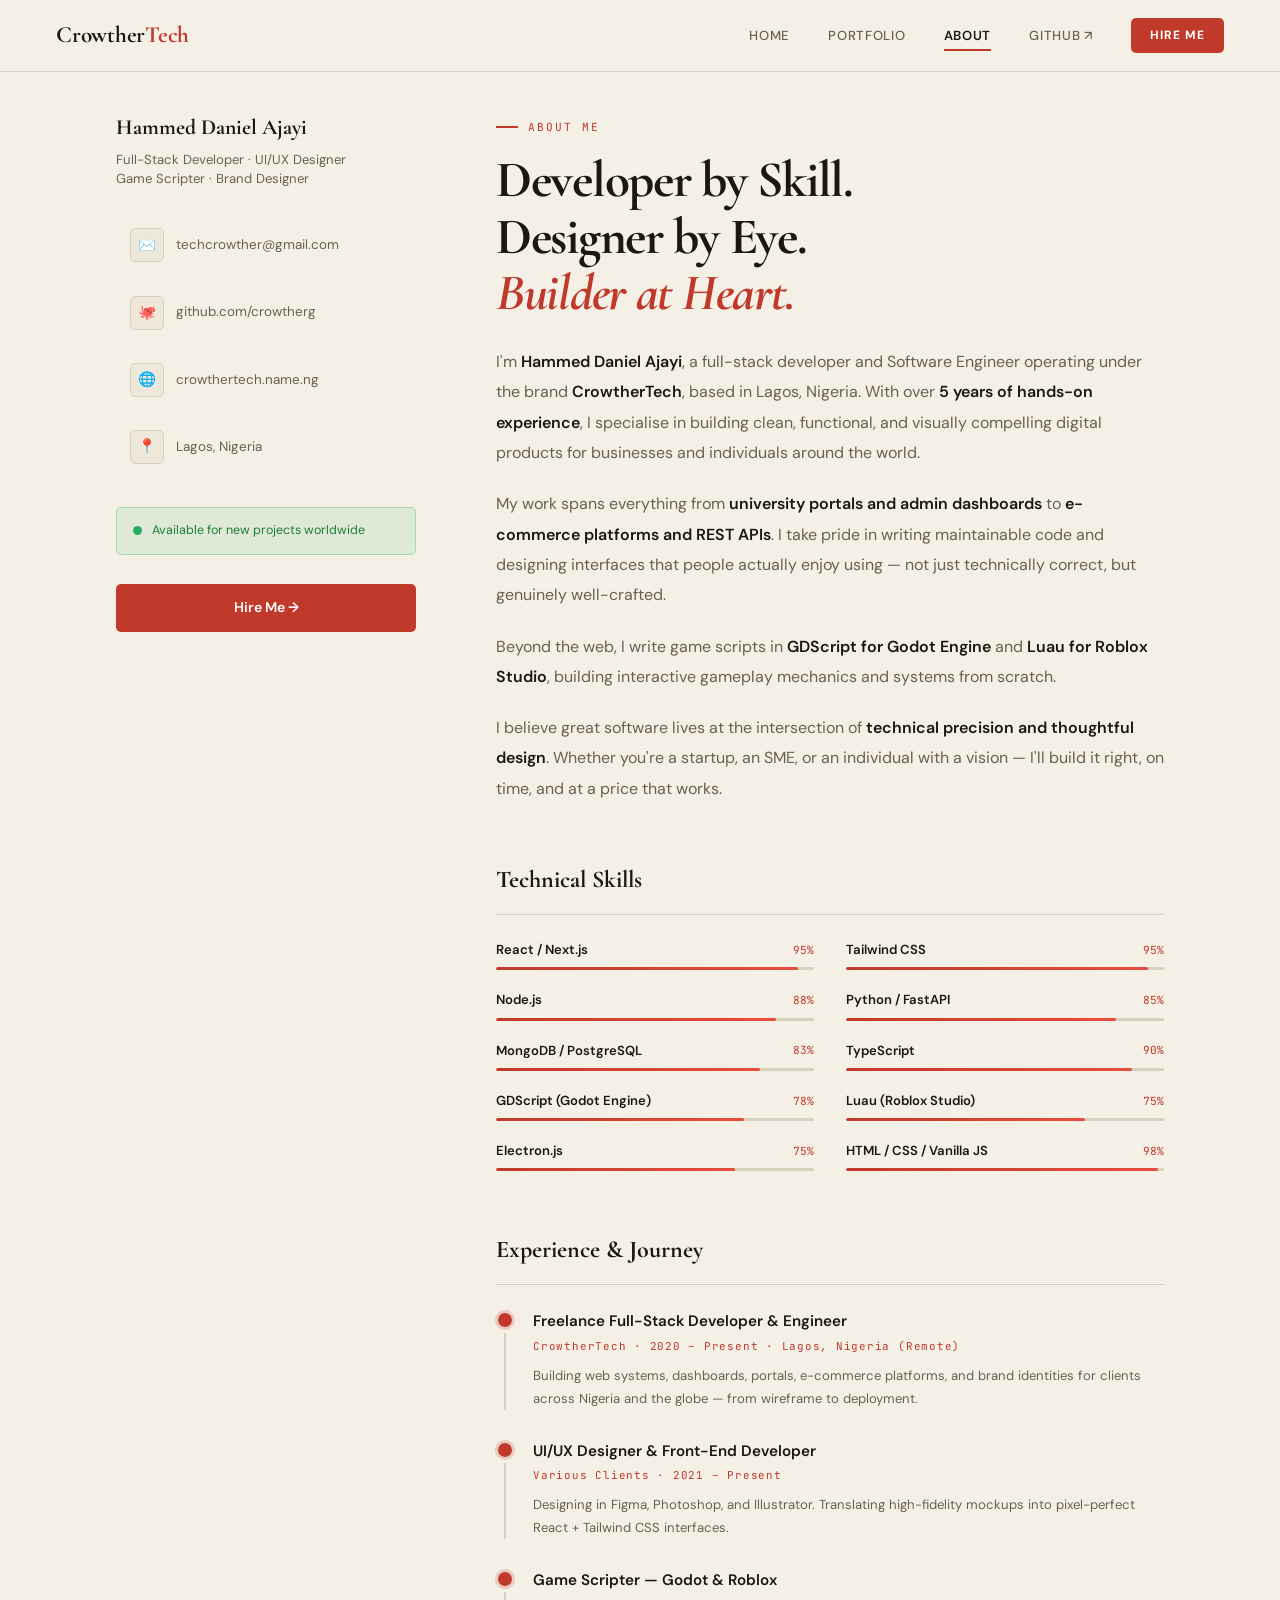
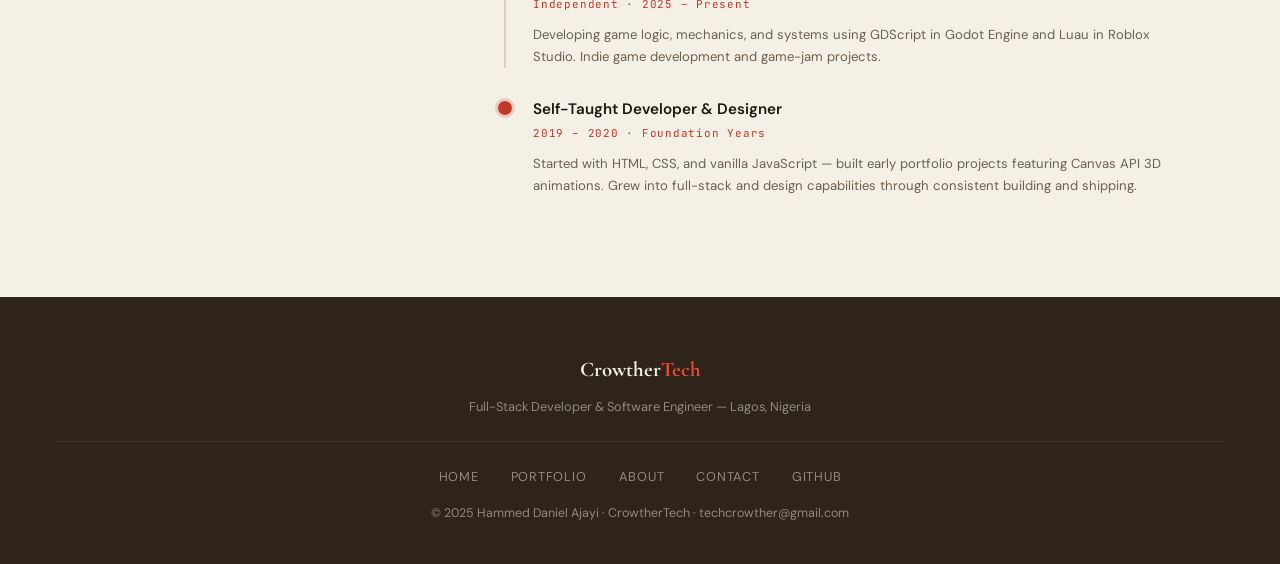
<file: about.html>
<!DOCTYPE html>
<html lang="en">
<head>
  <meta charset="UTF-8" />
  <meta name="viewport" content="width=device-width, initial-scale=1.0" />
  <link rel="icon" type="image/png" sizes="32x32" href="favi.png" />
  <script defer src="https://cloud.umami.is/script.js" data-website-id="af2ef15a-e18d-4f0f-9e61-cb2b22a00234"></script>

  <!-- ═══ PRIMARY SEO ═══ -->
  <title>About | Hammed Daniel Ajayi — Full-Stack Developer &amp; Designer, Lagos Nigeria</title>
  <meta name="description" content="Meet Hammed Daniel Ajayi, the developer behind CrowtherTech. 5+ years building full-stack web apps, UI/UX designs, and game scripts in Godot GDScript and Roblox Luau from Lagos, Nigeria. Available for worldwide remote work." />
  <meta name="keywords" content="Hammed Daniel Ajayi, CrowtherTech developer, about full stack developer Nigeria, React developer biography, web developer experience Lagos, remote developer Nigeria, GDScript developer, Luau Roblox scripter, UI UX designer Lagos, full stack developer profile, hire developer Nigeria, African web developer, software engineer Lagos Nigeria" />
  <meta name="author" content="Hammed Daniel Ajayi — CrowtherTech" />
  <meta name="robots" content="index, follow, max-image-preview:large, max-snippet:-1" />
  <link rel="canonical" href="https://crowthertech.name.ng/about.html" />

  <!-- ═══ GEO TARGETING ═══ -->
  <meta name="geo.region" content="NG-LA" />
  <meta name="geo.placename" content="Lagos, Nigeria" />
  <meta name="language" content="English" />

  <!-- ═══ OPEN GRAPH ═══ -->
  <meta property="og:type" content="profile" />
  <meta property="og:title" content="About Hammed Daniel Ajayi — CrowtherTech, Lagos Nigeria" />
  <meta property="og:description" content="5+ years of full-stack web development, UI/UX design, game scripting (Godot GDScript, Roblox Luau). Available worldwide for freelance &amp; contract work." />
  <meta property="og:url" content="https://crowthertech.name.ng/about.html" />
  <meta property="og:site_name" content="CrowtherTech" />
  <meta property="og:locale" content="en_US" />
  <meta property="profile:first_name" content="Hammed" />
  <meta property="profile:last_name" content="Ajayi" />

  <!-- ═══ TWITTER ═══ -->
  <meta name="twitter:card" content="summary_large_image" />
  <meta name="twitter:title" content="About — Hammed Daniel Ajayi · CrowtherTech" />
  <meta name="twitter:description" content="Full-stack developer &amp; designer from Lagos. 5+ years. React, FastAPI, GDScript, Luau. Available worldwide." />

  <!-- ═══ SCHEMA — Person (rich) ═══ -->
  <script type="application/ld+json">
  {
    "@context": "https://schema.org",
    "@type": "Person",
    "@id": "https://crowthertech.name.ng/#person",
    "name": "Hammed Daniel Ajayi",
    "alternateName": ["CrowtherTech", "crowthertech"],
    "description": "Full-stack web developer and UI/UX designer based in Lagos, Nigeria, with 5+ years of experience building web applications, dashboards, portals, and game scripts.",
    "jobTitle": "Full-Stack Developer & UI/UX Designer",
    "url": "https://crowthertech.name.ng",
    "email": "techcrowther@gmail.com",
    "knowsAbout": [
      "Full-Stack Web Development","React","Next.js","Node.js","Python","FastAPI",
      "Tailwind CSS","MongoDB","PostgreSQL","Figma","UI/UX Design","Graphic Design",
      "Photoshop","Illustrator","GDScript","Godot Engine","Luau","Roblox Studio","Electron"
    ],
    "address": {
      "@type": "PostalAddress",
      "addressLocality": "Lagos",
      "addressRegion": "Lagos State",
      "addressCountry": "NG"
    },
    "sameAs": [
      "https://github.com/crowtherg",
      "https://crowthertech.name.ng"
    ],
    "hasOccupation": {
      "@type": "Occupation",
      "name": "Full-Stack Web Developer",
      "occupationLocation": {
        "@type": "Country",
        "name": "Nigeria"
      }
    }
  }
  </script>

  <!-- ═══ FONTS ═══ -->
  <link rel="preconnect" href="https://fonts.googleapis.com" />
  <link rel="preconnect" href="https://fonts.gstatic.com" crossorigin />
  <link href="https://fonts.googleapis.com/css2?family=Cormorant+Garamond:wght@600;700&family=DM+Sans:wght@300;400;500;600&family=JetBrains+Mono:wght@400;600&display=swap" rel="stylesheet" />
  <link rel="stylesheet" href="style.css" />

  <style>
    /* ── ABOUT PAGE STYLES ──────────────────────── */

    .about-layout {
      display: grid;
      grid-template-columns: 300px 1fr;
      gap: 5rem;
      align-items: start;
      padding: 110px clamp(1.5rem,5vw,3.5rem) 100px;
      max-width: 1160px;
      margin: 0 auto;
    }

    /* SIDEBAR */
    .sidebar { position: sticky; top: 90px; }
    .av-box {
      width: 100%;
      aspect-ratio: 1/1;
      background: linear-gradient(145deg, var(--red), var(--red2));
      border-radius: 10px;
      display: flex; align-items: center; justify-content: center;
      font-family: var(--serif); font-size: 5rem; color: #fff; font-weight: 700;
      margin-bottom: 2rem;
      box-shadow: var(--sh-lg);
      position: relative;
    }
    .av-box::before {
      content: '';
      position: absolute; inset: -10px; border: 1.5px solid var(--border);
      border-radius: 12px; z-index: -1;
    }
    .sidebar-name  { font-family: var(--serif); font-size: 1.35rem; font-weight: 700; margin-bottom: .25rem; }
    .sidebar-role  { font-size: .82rem; color: var(--muted); margin-bottom: 1.8rem; line-height: 1.5; }
    .side-links    { display: flex; flex-direction: column; gap: .75rem; }
    .side-link {
      display: flex; align-items: center; gap: .75rem;
      font-size: .84rem; color: var(--muted);
      padding: .6rem .8rem; border-radius: 5px;
      border: 1px solid transparent;
      transition: all .2s;
    }
    .side-link:hover { color: var(--red); border-color: rgba(192,57,43,.2); background: rgba(192,57,43,.04); }
    .side-link-ico {
      width: 34px; height: 34px; border-radius: 5px;
      background: var(--egg2); border: 1px solid var(--border);
      display: flex; align-items: center; justify-content: center;
      font-size: .9rem; flex-shrink: 0;
    }
    .avail-badge {
      margin-top: 2rem;
      background: rgba(39,174,96,.1);
      border: 1px solid rgba(39,174,96,.3);
      border-radius: 5px;
      padding: .8rem 1rem;
      display: flex; align-items: center; gap: .6rem;
      font-size: .78rem; color: #1e7e34;
    }
    .avail-dot { width:9px;height:9px;border-radius:50%;background:#27ae60;flex-shrink:0;animation:pulse 2s ease infinite; }
    @keyframes pulse { 0%,100%{opacity:1;transform:scale(1)} 50%{opacity:.5;transform:scale(1.3)} }

    /* MAIN CONTENT */
    .about-main {}
    .about-main h1 {
      font-family: var(--serif);
      font-size: clamp(2rem,4vw,3.2rem);
      font-weight: 700;
      letter-spacing: -.025em;
      line-height: 1.1;
      margin-bottom: 1.6rem;
    }
    .about-main h1 em { color: var(--red); font-style: italic; }
    .about-body p {
      font-size: 1rem; color: var(--muted);
      line-height: 1.9; margin-bottom: 1.3rem;
    }
    .about-body strong { color: var(--ink); font-weight: 600; }

    /* SKILLS */
    .section-block { margin-top: 3.5rem; }
    .section-block h2 {
      font-family: var(--serif); font-size: 1.5rem;
      font-weight: 700; margin-bottom: 1.5rem;
      padding-bottom: .9rem; border-bottom: 1px solid var(--border);
    }
    .skills-grid { display: grid; grid-template-columns: 1fr 1fr; gap: 1rem 2rem; }
    .sk-item { margin-bottom: .2rem; }
    .sk-row { display: flex; justify-content: space-between; align-items: center; margin-bottom: .4rem; }
    .sk-name { font-size: .82rem; font-weight: 600; }
    .sk-pct  { font-family: var(--mono); font-size: .7rem; color: var(--red); }
    .sk-bar  { height: 3px; background: var(--border); border-radius: 2px; overflow: hidden; }
    .sk-fill {
      height: 100%; background: linear-gradient(90deg, var(--red), var(--red3));
      border-radius: 2px; transform-origin: left;
      animation: skFill .9s ease both;
    }
    @keyframes skFill { from{transform:scaleX(0)} to{transform:scaleX(1)} }

    /* TIMELINE */
    .tl { display: flex; flex-direction: column; gap: 1.8rem; }
    .tl-row { display: grid; grid-template-columns: 18px 1fr; gap: 1.2rem; }
    .tl-left { display: flex; flex-direction: column; align-items: center; }
    .tl-dot  { width:14px;height:14px;border-radius:50%;background:var(--red);outline:3px solid rgba(192,57,43,.2);flex-shrink:0;margin-top:4px; }
    .tl-lne  { flex:1;width:1.5px;background:var(--border);margin-top:6px; }
    .tl-body {}
    .tl-body h4 { font-weight: 600; font-size: .95rem; margin-bottom: .2rem; }
    .tl-meta { font-family: var(--mono); font-size: .68rem; color: var(--red); letter-spacing: .07em; margin-bottom: .6rem; }
    .tl-body p  { font-size: .82rem; color: var(--muted); line-height: 1.7; }

    /* RESPONSIVE */
    @media (max-width: 860px) {
      .about-layout { grid-template-columns: 1fr; gap: 3rem; padding-top: 100px; }
      .sidebar { position: static; }
      .av-box  { max-width: 200px; font-size: 3rem; }
      .skills-grid { grid-template-columns: 1fr; }
    }
  </style>
</head>
<body>

<!-- NAV -->
<nav class="navbar" role="navigation" aria-label="Main navigation">
  <a href="index.html" class="nav-brand">Crowther<span>Tech</span></a>
  <div class="nav-links">
    <a href="index.html">Home</a>
    <a href="portfolio.html">Portfolio</a>
    <a href="about.html" class="active" aria-current="page">About</a>
    <a href="https://github.com/crowtherg" target="_blank" rel="noopener">GitHub ↗</a>
    <a href="contact.html" class="nav-hire">Hire Me</a>
  </div>
  <button class="hamburger" onclick="toggleNav()" aria-label="Toggle menu">
    <span></span><span></span><span></span>
  </button>
</nav>
<div class="mob-menu" id="mobNav">
  <a href="index.html">Home</a>
  <a href="portfolio.html">Portfolio</a>
  <a href="about.html">About</a>
  <a href="https://github.com/crowtherg" target="_blank" rel="noopener">GitHub ↗</a>
  <a href="contact.html">Contact / Hire Me</a>
</div>

<main>
<div class="about-layout">

  <!-- SIDEBAR -->
  <aside class="sidebar" aria-label="Profile sidebar">
    <!-- <div class="av-box" aria-hidden="true"><img src="profile-picture.png" alt="avatar"></div> -->
    <div class="sidebar-name">Hammed Daniel Ajayi</div>
    <div class="sidebar-role">Full-Stack Developer · UI/UX Designer<br/>Game Scripter · Brand Designer</div>

    <div class="side-links">
      <a href="mailto:techcrowther@gmail.com" class="side-link">
        <div class="side-link-ico">✉️</div>techcrowther@gmail.com
      </a>
      <a href="https://github.com/crowtherg" target="_blank" rel="noopener" class="side-link">
        <div class="side-link-ico">🐙</div>github.com/crowtherg
      </a>
      <a href="https://crowthertech.name.ng" target="_blank" class="side-link">
        <div class="side-link-ico">🌐</div>crowthertech.name.ng
      </a>
      <div class="side-link">
        <div class="side-link-ico">📍</div>Lagos, Nigeria
      </div>
    </div>

    <div class="avail-badge">
      <div class="avail-dot"></div>
      <span>Available for new projects worldwide</span>
    </div>

    <div style="margin-top:1.8rem;">
      <a href="contact.html" class="btn btn-red" style="width:100%;justify-content:center;">Hire Me →</a>
    </div>
  </aside>

  <!-- MAIN -->
  <div class="about-main">
    <div class="eyebrow">About Me</div>
    <h1>
      Developer by Skill.<br/>
      Designer by Eye.<br/>
      <em>Builder at Heart.</em>
    </h1>

    <div class="about-body">
      <p>I'm <strong>Hammed Daniel Ajayi</strong>, a full-stack developer and Software Engineer operating under the brand <strong>CrowtherTech</strong>, based in Lagos, Nigeria. With over <strong>5 years of hands-on experience</strong>, I specialise in building clean, functional, and visually compelling digital products for businesses and individuals around the world.</p>
      <p>My work spans everything from <strong>university portals and admin dashboards</strong> to <strong>e-commerce platforms and REST APIs</strong>. I take pride in writing maintainable code and designing interfaces that people actually enjoy using — not just technically correct, but genuinely well-crafted.</p>
      <p>Beyond the web, I write game scripts in <strong>GDScript for Godot Engine</strong> and <strong>Luau for Roblox Studio</strong>, building interactive gameplay mechanics and systems from scratch.</p>
      <p>I believe great software lives at the intersection of <strong>technical precision and thoughtful design</strong>. Whether you're a startup, an SME, or an individual with a vision — I'll build it right, on time, and at a price that works.</p>
    </div>

    <!-- SKILLS -->
    <div class="section-block">
      <h2>Technical Skills</h2>
      <div class="skills-grid">
        <div class="sk-item">
          <div class="sk-row"><span class="sk-name">React / Next.js</span><span class="sk-pct">95%</span></div>
          <div class="sk-bar"><div class="sk-fill" style="width:95%"></div></div>
        </div>
        <div class="sk-item">
          <div class="sk-row"><span class="sk-name">Tailwind CSS</span><span class="sk-pct">95%</span></div>
          <div class="sk-bar"><div class="sk-fill" style="width:95%"></div></div>
        </div>
        <div class="sk-item">
          <div class="sk-row"><span class="sk-name">Node.js</span><span class="sk-pct">88%</span></div>
          <div class="sk-bar"><div class="sk-fill" style="width:88%"></div></div>
        </div>
        <div class="sk-item">
          <div class="sk-row"><span class="sk-name">Python / FastAPI</span><span class="sk-pct">85%</span></div>
          <div class="sk-bar"><div class="sk-fill" style="width:85%"></div></div>
        </div>
        <div class="sk-item">
          <div class="sk-row"><span class="sk-name">MongoDB / PostgreSQL</span><span class="sk-pct">83%</span></div>
          <div class="sk-bar"><div class="sk-fill" style="width:83%"></div></div>
        </div>
        <div class="sk-item">
          <div class="sk-row"><span class="sk-name">TypeScript</span><span class="sk-pct">90%</span></div>
          <div class="sk-bar"><div class="sk-fill" style="width:90%"></div></div>
        </div>
        <div class="sk-item">
          <div class="sk-row"><span class="sk-name">GDScript (Godot Engine)</span><span class="sk-pct">78%</span></div>
          <div class="sk-bar"><div class="sk-fill" style="width:78%"></div></div>
        </div>
        <div class="sk-item">
          <div class="sk-row"><span class="sk-name">Luau (Roblox Studio)</span><span class="sk-pct">75%</span></div>
          <div class="sk-bar"><div class="sk-fill" style="width:75%"></div></div>
        </div>
        <div class="sk-item">
          <div class="sk-row"><span class="sk-name">Electron.js</span><span class="sk-pct">75%</span></div>
          <div class="sk-bar"><div class="sk-fill" style="width:75%"></div></div>
        </div>
        <div class="sk-item">
          <div class="sk-row"><span class="sk-name">HTML / CSS / Vanilla JS</span><span class="sk-pct">98%</span></div>
          <div class="sk-bar"><div class="sk-fill" style="width:98%"></div></div>
        </div>
      </div>
    </div>

    <!-- TIMELINE -->
    <div class="section-block">
      <h2>Experience &amp; Journey</h2>
      <div class="tl">
        <div class="tl-row">
          <div class="tl-left"><div class="tl-dot"></div><div class="tl-lne"></div></div>
          <div class="tl-body">
            <h4>Freelance Full-Stack Developer &amp; Engineer</h4>
            <div class="tl-meta">CrowtherTech · 2020 – Present · Lagos, Nigeria (Remote)</div>
            <p>Building web systems, dashboards, portals, e-commerce platforms, and brand identities for clients across Nigeria and the globe — from wireframe to deployment.</p>
          </div>
        </div>
        <div class="tl-row">
          <div class="tl-left"><div class="tl-dot"></div><div class="tl-lne"></div></div>
          <div class="tl-body">
            <h4>UI/UX Designer &amp; Front-End Developer</h4>
            <div class="tl-meta">Various Clients · 2021 – Present</div>
            <p>Designing in Figma, Photoshop, and Illustrator. Translating high-fidelity mockups into pixel-perfect React + Tailwind CSS interfaces.</p>
          </div>
        </div>
        <div class="tl-row">
          <div class="tl-left"><div class="tl-dot"></div><div class="tl-lne"></div></div>
          <div class="tl-body">
            <h4>Game Scripter — Godot &amp; Roblox</h4>
            <div class="tl-meta">Independent · 2025 – Present</div>
            <p>Developing game logic, mechanics, and systems using GDScript in Godot Engine and Luau in Roblox Studio. Indie game development and game-jam projects.</p>
          </div>
        </div>
        <div class="tl-row">
          <div class="tl-left"><div class="tl-dot"></div></div>
          <div class="tl-body">
            <h4>Self-Taught Developer &amp; Designer</h4>
            <div class="tl-meta">2019 – 2020 · Foundation Years</div>
            <p>Started with HTML, CSS, and vanilla JavaScript — built early portfolio projects featuring Canvas API 3D animations. Grew into full-stack and design capabilities through consistent building and shipping.</p>
          </div>
        </div>
      </div>
    </div>

  </div><!-- /about-main -->
</div><!-- /about-layout -->
</main>

<!-- FOOTER -->
<footer class="footer" role="contentinfo">
  <div class="footer-logo">Crowther<span>Tech</span></div>
  <p style="font-size:.8rem;margin-bottom:.5rem;">Full-Stack Developer &amp; Software Engineer — Lagos, Nigeria</p>
  <div class="footer-divider"></div>
  <nav class="footer-nav" aria-label="Footer navigation">
    <a href="index.html">Home</a>
    <a href="portfolio.html">Portfolio</a>
    <a href="about.html">About</a>
    <a href="contact.html">Contact</a>
    <a href="https://github.com/crowtherg" target="_blank" rel="noopener">GitHub</a>
  </nav>
  <p class="footer-copy">
    © 2025 Hammed Daniel Ajayi · CrowtherTech ·
    <a href="mailto:techcrowther@gmail.com">techcrowther@gmail.com</a>
  </p>
</footer>

<script>
  function toggleNav() {
    document.getElementById('mobNav').classList.toggle('open');
  }
  document.addEventListener('click', e => {
    const m = document.getElementById('mobNav');
    if (m.classList.contains('open') && !m.contains(e.target) && !e.target.closest('.hamburger')) m.classList.remove('open');
  });
</script>
</body>
</html>
</file>
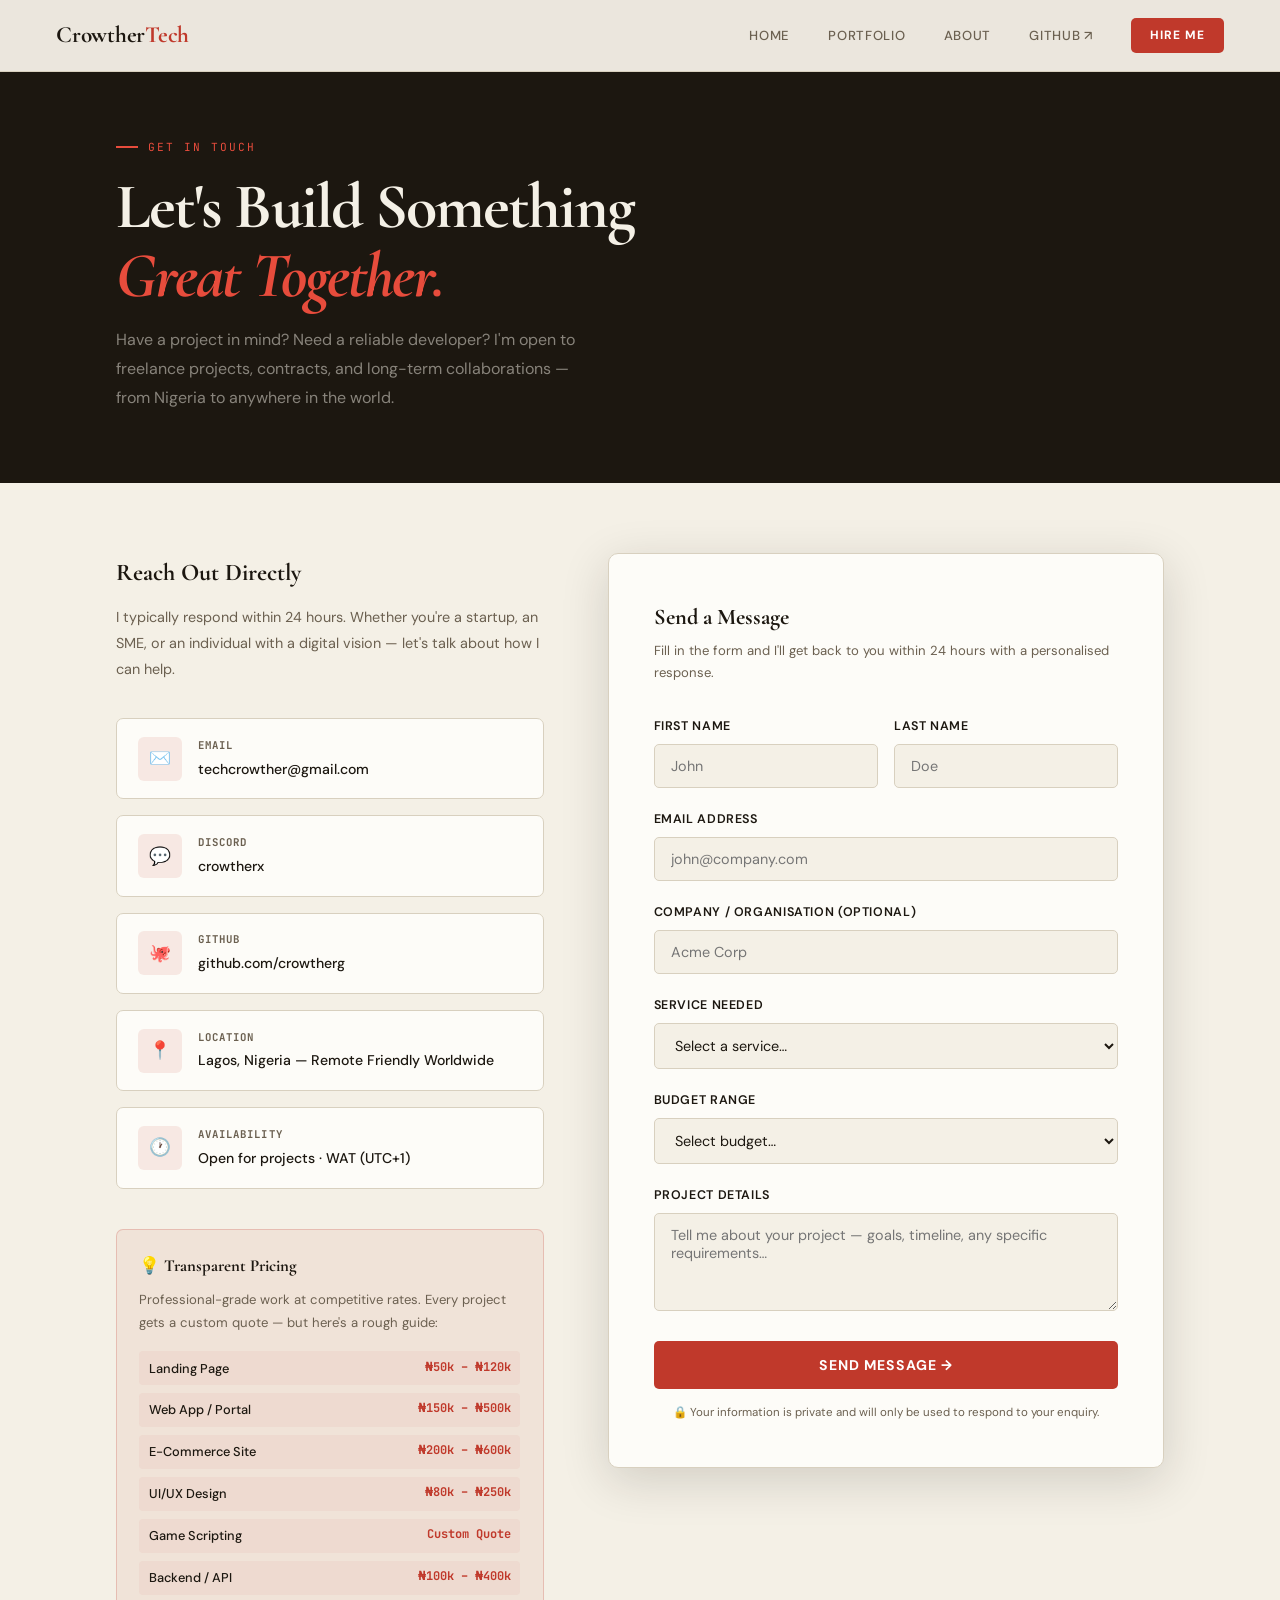
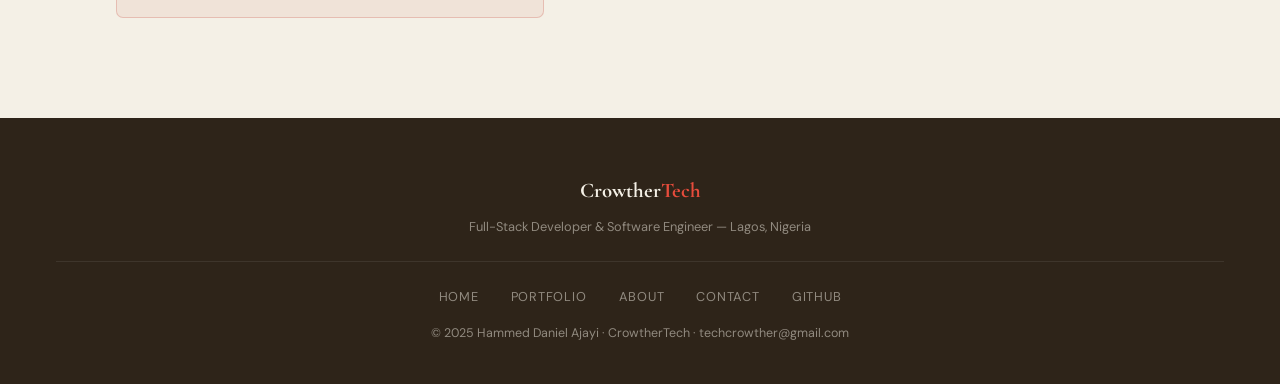
<file: contact.html>
<!DOCTYPE html>
<html lang="en">
<head>
  <meta charset="UTF-8" />
  <meta name="viewport" content="width=device-width, initial-scale=1.0" />
<link rel="icon" type="image/png" href="favi.png" />
<script defer src="https://cloud.umami.is/script.js" data-website-id="af2ef15a-e18d-4f0f-9e61-cb2b22a00234"></script>
  <!-- ═══ PRIMARY SEO ═══ -->
  <title>Contact | Hire Hammed Daniel Ajayi — Full-Stack Developer &amp; Designer, Lagos Nigeria</title>
  <meta name="description" content="Contact CrowtherTech to hire a professional full-stack developer and UI/UX designer from Lagos, Nigeria. Available for web development, app design, game scripting, and backend development — worldwide remote. Starting from ₦50,000." />
  <meta name="keywords" content="hire full stack developer Nigeria, hire web developer Lagos, contact web developer Nigeria, hire React developer Africa, hire UI designer Nigeria, affordable web developer hire, web development quote Nigeria, hire FastAPI developer, hire GDScript developer, hire Godot developer, remote developer hire Africa, Nigerian web developer contact, freelance developer worldwide, get web development quote, CrowtherTech contact" />
  <meta name="author" content="Hammed Daniel Ajayi — CrowtherTech" />
  <meta name="robots" content="index, follow, max-image-preview:large, max-snippet:-1" />
  <link rel="canonical" href="https://crowthertech.name.ng/contact.html" />

  <!-- ═══ GEO TARGETING ═══ -->
  <meta name="geo.region" content="NG-LA" />
  <meta name="geo.placename" content="Lagos, Nigeria" />
  <meta name="language" content="English" />

  <!-- ═══ OPEN GRAPH ═══ -->
  <meta property="og:type" content="website" />
  <meta property="og:title" content="Hire Hammed Daniel Ajayi — CrowtherTech Web Developer Nigeria" />
  <meta property="og:description" content="Get in touch to hire a professional full-stack developer &amp; UI designer from Lagos, Nigeria. Worldwide remote. Fast response. Starting ₦50,000." />
  <meta property="og:url" content="https://crowthertech.name.ng/contact.html" />
  <meta property="og:site_name" content="CrowtherTech" />
  <meta property="og:locale" content="en_US" />

  <!-- ═══ TWITTER ═══ -->
  <meta name="twitter:card" content="summary_large_image" />
  <meta name="twitter:title" content="Hire CrowtherTech — Full-Stack Developer Nigeria" />
  <meta name="twitter:description" content="React, Next.js, FastAPI, GDScript, UI/UX. Worldwide remote. Start a project today." />

  <!-- ═══ SCHEMA — ContactPage + LocalBusiness ═══ -->
  <script type="application/ld+json">
  {
    "@context": "https://schema.org",
    "@graph": [
      {
        "@type": "ContactPage",
        "name": "Contact CrowtherTech",
        "description": "Hire Hammed Daniel Ajayi for full-stack web development, UI/UX design, and game scripting.",
        "url": "https://crowthertech.name.ng/contact.html"
      },
      {
        "@type": "LocalBusiness",
        "name": "CrowtherTech",
        "description": "Full-stack web development and UI/UX design services by Hammed Daniel Ajayi, based in Lagos Nigeria, available worldwide.",
        "url": "https://crowthertech.name.ng",
        "email": "techcrowther@gmail.com",
        "address": {
          "@type": "PostalAddress",
          "addressLocality": "Lagos",
          "addressCountry": "NG"
        },
        "areaServed": "Worldwide",
        "priceRange": "₦₦",
        "openingHours": "Mo-Sa 08:00-20:00"
      }
    ]
  }
  </script>

  <!-- ═══ FONTS ═══ -->
  <link rel="preconnect" href="https://fonts.googleapis.com" />
  <link rel="preconnect" href="https://fonts.gstatic.com" crossorigin />
  <link href="https://fonts.googleapis.com/css2?family=Cormorant+Garamond:wght@600;700&family=DM+Sans:wght@300;400;500;600&family=JetBrains+Mono:wght@400;600&display=swap" rel="stylesheet" />
  <link rel="stylesheet" href="style.css" />

  <style>
    /* ── CONTACT PAGE STYLES ────────────────────── */

    /* DARK HERO BANNER */
    .contact-banner {
      background: var(--ink);
      padding: 130px clamp(1.5rem,5vw,3.5rem) 70px;
    }
    .contact-banner .eyebrow { color: var(--red3); }
    .contact-banner .eyebrow::before { background: var(--red3); }
    .contact-banner h1 {
      font-family: var(--serif);
      font-size: clamp(2.5rem,5vw,4.2rem);
      font-weight: 700; color: var(--egg);
      letter-spacing: -.03em; line-height: 1.08;
      margin-bottom: 1rem;
    }
    .contact-banner h1 em { color: var(--red3); font-style: italic; }
    .contact-banner p { color: rgba(244,240,230,.5); font-size: 1rem; max-width: 480px; line-height: 1.8; }

    /* LAYOUT */
    .contact-grid {
      display: grid;
      grid-template-columns: 1fr 1.3fr;
      gap: 4rem;
      padding: 70px clamp(1.5rem,5vw,3.5rem) 100px;
      max-width: 1160px;
      margin: 0 auto;
      align-items: start;
    }

    /* LEFT */
    .contact-info h2 {
      font-family: var(--serif); font-size: 1.5rem;
      font-weight: 700; margin-bottom: .8rem;
    }
    .contact-info > p { font-size: .9rem; color: var(--muted); line-height: 1.8; margin-bottom: 2.2rem; }
    .info-cards { display: flex; flex-direction: column; gap: 1rem; margin-bottom: 2.5rem; }
    .ic {
      display: flex; align-items: center; gap: 1rem;
      background: var(--white); border: 1px solid var(--border);
      border-radius: 7px; padding: 1.1rem 1.3rem;
      transition: box-shadow .2s, transform .2s;
    }
    .ic:hover { box-shadow: var(--sh); transform: translateX(4px); }
    .ic-ico {
      width: 44px; height: 44px; border-radius: 6px;
      background: rgba(192,57,43,.1);
      display: flex; align-items: center; justify-content: center;
      font-size: 1.1rem; flex-shrink: 0;
    }
    .ic-text h4 { font-family: var(--mono); font-size: .67rem; color: var(--muted); text-transform: uppercase; letter-spacing: .1em; margin-bottom: .2rem; }
    .ic-text p  { font-size: .88rem; font-weight: 500; }

    /* PRICING NOTE */
    .price-note {
      background: rgba(192,57,43,.07);
      border: 1px solid rgba(192,57,43,.22);
      border-radius: 7px; padding: 1.4rem;
    }
    .price-note h3 { font-family: var(--serif); font-size: 1.05rem; margin-bottom: .6rem; }
    .price-note p  { font-size: .82rem; color: var(--muted); line-height: 1.75; }
    .price-tiers   { display: flex; flex-direction: column; gap: .5rem; margin-top: 1rem; }
    .pt { display: flex; justify-content: space-between; font-size: .8rem; padding: .4rem .6rem; border-radius: 4px; background: rgba(192,57,43,.05); }
    .pt-name { color: var(--ink); font-weight: 500; }
    .pt-val  { font-family: var(--mono); color: var(--red); font-weight: 700; font-size: .75rem; }

    /* FORM */
    .form-card {
      background: var(--white);
      border: 1px solid var(--border);
      border-radius: 10px; padding: 2.8rem;
      box-shadow: var(--sh-lg);
      position: sticky; top: 90px;
    }
    .form-card h2 { font-family: var(--serif); font-size: 1.4rem; margin-bottom: .3rem; }
    .form-card .form-sub { font-size: .82rem; color: var(--muted); margin-bottom: 2rem; }
    .fg { margin-bottom: 1.3rem; }
    .fg label {
      display: block; font-size: .78rem;
      font-weight: 600; margin-bottom: .48rem;
      text-transform: uppercase; letter-spacing: .05em;
    }
    .fg input, .fg textarea, .fg select {
      width: 100%;
      padding: .75rem 1rem;
      border: 1.5px solid var(--border);
      border-radius: var(--r);
      background: var(--egg);
      font-family: var(--sans); font-size: .9rem; color: var(--ink);
      outline: none; transition: border-color .2s, box-shadow .2s;
      resize: vertical;
    }
    .fg input:focus, .fg textarea:focus, .fg select:focus {
      border-color: var(--red);
      box-shadow: 0 0 0 3px rgba(192,57,43,.1);
    }
    .fg-row { display: grid; grid-template-columns: 1fr 1fr; gap: 1rem; }
    .form-submit {
      width: 100%;
      background: var(--red); color: #fff;
      padding: .95rem; border-radius: var(--r);
      font-family: var(--sans); font-weight: 700;
      font-size: .88rem; letter-spacing: .07em;
      text-transform: uppercase;
      transition: background .2s, transform .15s, box-shadow .2s;
    }
    .form-submit:hover { background: var(--red2); transform: translateY(-2px); box-shadow: 0 8px 28px rgba(192,57,43,.32); }
    .form-note { font-size: .72rem; color: var(--muted); text-align: center; margin-top: .9rem; }

    /* SUCCESS */
    .form-success {
      display: none; text-align: center; padding: 2.5rem 1rem;
    }
    .form-success .tick {
      width: 64px; height: 64px; border-radius: 50%;
      background: rgba(39,174,96,.1); border: 2px solid rgba(39,174,96,.3);
      display: flex; align-items: center; justify-content: center;
      font-size: 1.8rem; margin: 0 auto 1.2rem;
    }
    .form-success h3 { font-family: var(--serif); font-size: 1.4rem; margin-bottom: .5rem; }
    .form-success p  { font-size: .85rem; color: var(--muted); }

    /* RESPONSIVE */
    @media (max-width: 860px) {
      .contact-grid { grid-template-columns: 1fr; }
      .form-card { position: static; }
      .fg-row { grid-template-columns: 1fr; }
    }
  </style>
</head>
<body>

<!-- NAV -->
<nav class="navbar" role="navigation" aria-label="Main navigation">
  <a href="index.html" class="nav-brand">Crowther<span>Tech</span></a>
  <div class="nav-links">
    <a href="index.html">Home</a>
    <a href="portfolio.html">Portfolio</a>
    <a href="about.html">About</a>
    <a href="https://github.com/crowtherg" target="_blank" rel="noopener">GitHub ↗</a>
    <a href="contact.html" class="nav-hire active" aria-current="page">Hire Me</a>
  </div>
  <button class="hamburger" onclick="toggleNav()" aria-label="Toggle menu">
    <span></span><span></span><span></span>
  </button>
</nav>
<div class="mob-menu" id="mobNav">
  <a href="index.html">Home</a>
  <a href="portfolio.html">Portfolio</a>
  <a href="about.html">About</a>
  <a href="https://github.com/crowtherg" target="_blank" rel="noopener">GitHub ↗</a>
  <a href="contact.html">Contact / Hire Me</a>
</div>

<main>
<!-- BANNER -->
<header class="contact-banner" role="banner">
  <div class="wrapper" style="max-width:1160px;">
    <div class="eyebrow">Get In Touch</div>
    <h1>Let's Build Something<br/><em>Great Together.</em></h1>
    <p>Have a project in mind? Need a reliable developer? I'm open to freelance projects, contracts, and long-term collaborations — from Nigeria to anywhere in the world.</p>
  </div>
</header>

<!-- GRID -->
<section class="contact-grid" aria-label="Contact information and form">

  <!-- LEFT INFO -->
  <div class="contact-info">
    <h2>Reach Out Directly</h2>
    <p>I typically respond within 24 hours. Whether you're a startup, an SME, or an individual with a digital vision — let's talk about how I can help.</p>

    <div class="info-cards">
      <a href="mailto:techcrowther@gmail.com" class="ic">
        <div class="ic-ico">✉️</div>
        <div class="ic-text">
          <h4>Email</h4>
          <p>techcrowther@gmail.com</p>
        </div>
      </a>
      <a target="_blank" rel="noopener" class="ic">
        <div class="ic-ico">💬</div>
        <div class="ic-text">
          <h4>Discord</h4>
          <p>crowtherx</p>
        </div>
      </a>
      <a href="https://github.com/crowtherg" target="_blank" rel="noopener" class="ic">
        <div class="ic-ico">🐙</div>
        <div class="ic-text">
          <h4>GitHub</h4>
          <p>github.com/crowtherg</p>
        </div>
      </a>
      <div class="ic">
        <div class="ic-ico">📍</div>
        <div class="ic-text">
          <h4>Location</h4>
          <p>Lagos, Nigeria — Remote Friendly Worldwide</p>
        </div>
      </div>
      <div class="ic">
        <div class="ic-ico">🕐</div>
        <div class="ic-text">
          <h4>Availability</h4>
          <p>Open for projects · WAT (UTC+1)</p>
        </div>
      </div>
    </div>

    <!-- PRICING -->
    <div class="price-note">
      <h3>💡 Transparent Pricing</h3>
      <p>Professional-grade work at competitive rates. Every project gets a custom quote — but here's a rough guide:</p>
      <div class="price-tiers">
        <div class="pt"><span class="pt-name">Landing Page</span><span class="pt-val">₦50k – ₦120k</span></div>
        <div class="pt"><span class="pt-name">Web App / Portal</span><span class="pt-val">₦150k – ₦500k</span></div>
        <div class="pt"><span class="pt-name">E-Commerce Site</span><span class="pt-val">₦200k – ₦600k</span></div>
        <div class="pt"><span class="pt-name">UI/UX Design</span><span class="pt-val">₦80k – ₦250k</span></div>
        <div class="pt"><span class="pt-name">Game Scripting</span><span class="pt-val">Custom Quote</span></div>
        <div class="pt"><span class="pt-name">Backend / API</span><span class="pt-val">₦100k – ₦400k</span></div>
      </div>
    </div>
  </div>

  <!-- RIGHT FORM -->
  <div>
    <div class="form-card">
      <div id="theForm">
        <h2>Send a Message</h2>
        <p class="form-sub">Fill in the form and I'll get back to you within 24 hours with a personalised response.</p>

        <div class="fg-row">
          <div class="fg">
            <label for="fname">First Name</label>
            <input type="text" id="fname" name="fname" placeholder="John" autocomplete="given-name" />
          </div>
          <div class="fg">
            <label for="lname">Last Name</label>
            <input type="text" id="lname" name="lname" placeholder="Doe" autocomplete="family-name" />
          </div>
        </div>

        <div class="fg">
          <label for="email">Email Address</label>
          <input type="email" id="email" name="email" placeholder="john@company.com" autocomplete="email" />
        </div>

        <div class="fg">
          <label for="company">Company / Organisation (optional)</label>
          <input type="text" id="company" name="company" placeholder="Acme Corp" autocomplete="organization" />
        </div>

        <div class="fg">
          <label for="service">Service Needed</label>
          <select id="service" name="service">
            <option value="">Select a service…</option>
            <option>Landing Page / Website</option>
            <option>Full Web App / Portal</option>
            <option>E-Commerce Website</option>
            <option>UI/UX Design</option>
            <option>Backend / API Development</option>
            <option>Game Scripting (Godot GDScript)</option>
            <option>Game Scripting (Roblox Luau)</option>
            <option>Graphic Design / Branding</option>
            <option>Consultation / Strategy</option>
            <option>Other</option>
          </select>
        </div>

        <div class="fg">
          <label for="budget">Budget Range</label>
          <select id="budget" name="budget">
            <option value="">Select budget…</option>
            <option>₦50,000 – ₦150,000</option>
            <option>₦150,000 – ₦400,000</option>
            <option>₦400,000 – ₦800,000</option>
            <option>₦800,000+</option>
            <option>Let's Discuss</option>
          </select>
        </div>

        <div class="fg">
          <label for="msg">Project Details</label>
          <textarea id="msg" name="msg" rows="4" placeholder="Tell me about your project — goals, timeline, any specific requirements…"></textarea>
        </div>

        <button class="form-submit" onclick="submitForm()">Send Message →</button>
        <p class="form-note">🔒 Your information is private and will only be used to respond to your enquiry.</p>
      </div>

      <div class="form-success" id="formSuccess">
        <div class="tick">✅</div>
        <h3>Message Received!</h3>
        <p>Thank you for reaching out. I'll reply to <strong id="replyEmail"></strong> within 24 hours with a personalised response.</p>
        <br/>
        <a href="portfolio.html" class="btn btn-ghost" style="margin:0 auto;">View My Portfolio →</a>
      </div>
    </div>
  </div>

</section>
</main>

<!-- FOOTER -->
<footer class="footer" role="contentinfo">
  <div class="footer-logo">Crowther<span>Tech</span></div>
  <p style="font-size:.8rem;margin-bottom:.5rem;">Full-Stack Developer &amp; Software Engineer — Lagos, Nigeria</p>
  <div class="footer-divider"></div>
  <nav class="footer-nav" aria-label="Footer navigation">
    <a href="index.html">Home</a>
    <a href="portfolio.html">Portfolio</a>
    <a href="about.html">About</a>
    <a href="contact.html">Contact</a>
    <a href="https://github.com/crowtherg" target="_blank" rel="noopener">GitHub</a>
  </nav>
  <p class="footer-copy">
    © 2025 Hammed Daniel Ajayi · CrowtherTech ·
    <a href="mailto:techcrowther@gmail.com">techcrowther@gmail.com</a>
  </p>
</footer>

<script>
  function toggleNav() {
    document.getElementById('mobNav').classList.toggle('open');
  }

  function submitForm() {
    const fname = document.getElementById('fname').value.trim();
    const email = document.getElementById('email').value.trim();
    const msg   = document.getElementById('msg').value.trim();

    if (!fname) { alert('Please enter your first name.'); return; }
    if (!email || !email.includes('@')) { alert('Please enter a valid email address.'); return; }
    if (!msg)   { alert('Please describe your project.'); return; }

    const lname   = document.getElementById('lname').value.trim();
    const company = document.getElementById('company').value.trim();
    const service = document.getElementById('service').value;
    const budget  = document.getElementById('budget').value;

    const body = encodeURIComponent(
      `Name: ${fname} ${lname}\nEmail: ${email}\nCompany: ${company || 'N/A'}\nService: ${service || 'N/A'}\nBudget: ${budget || 'N/A'}\n\nMessage:\n${msg}`
    );

    window.location.href = `mailto:techcrowther@gmail.com?subject=Project Inquiry — ${service || 'General'} from ${fname}&body=${body}`;

    document.getElementById('replyEmail').textContent = email;
    document.getElementById('theForm').style.display = 'none';
    document.getElementById('formSuccess').style.display = 'block';
  }

  document.addEventListener('click', e => {
    const m = document.getElementById('mobNav');
    if (m.classList.contains('open') && !m.contains(e.target) && !e.target.closest('.hamburger')) m.classList.remove('open');
  });
</script>
</body>
</html>
</file>
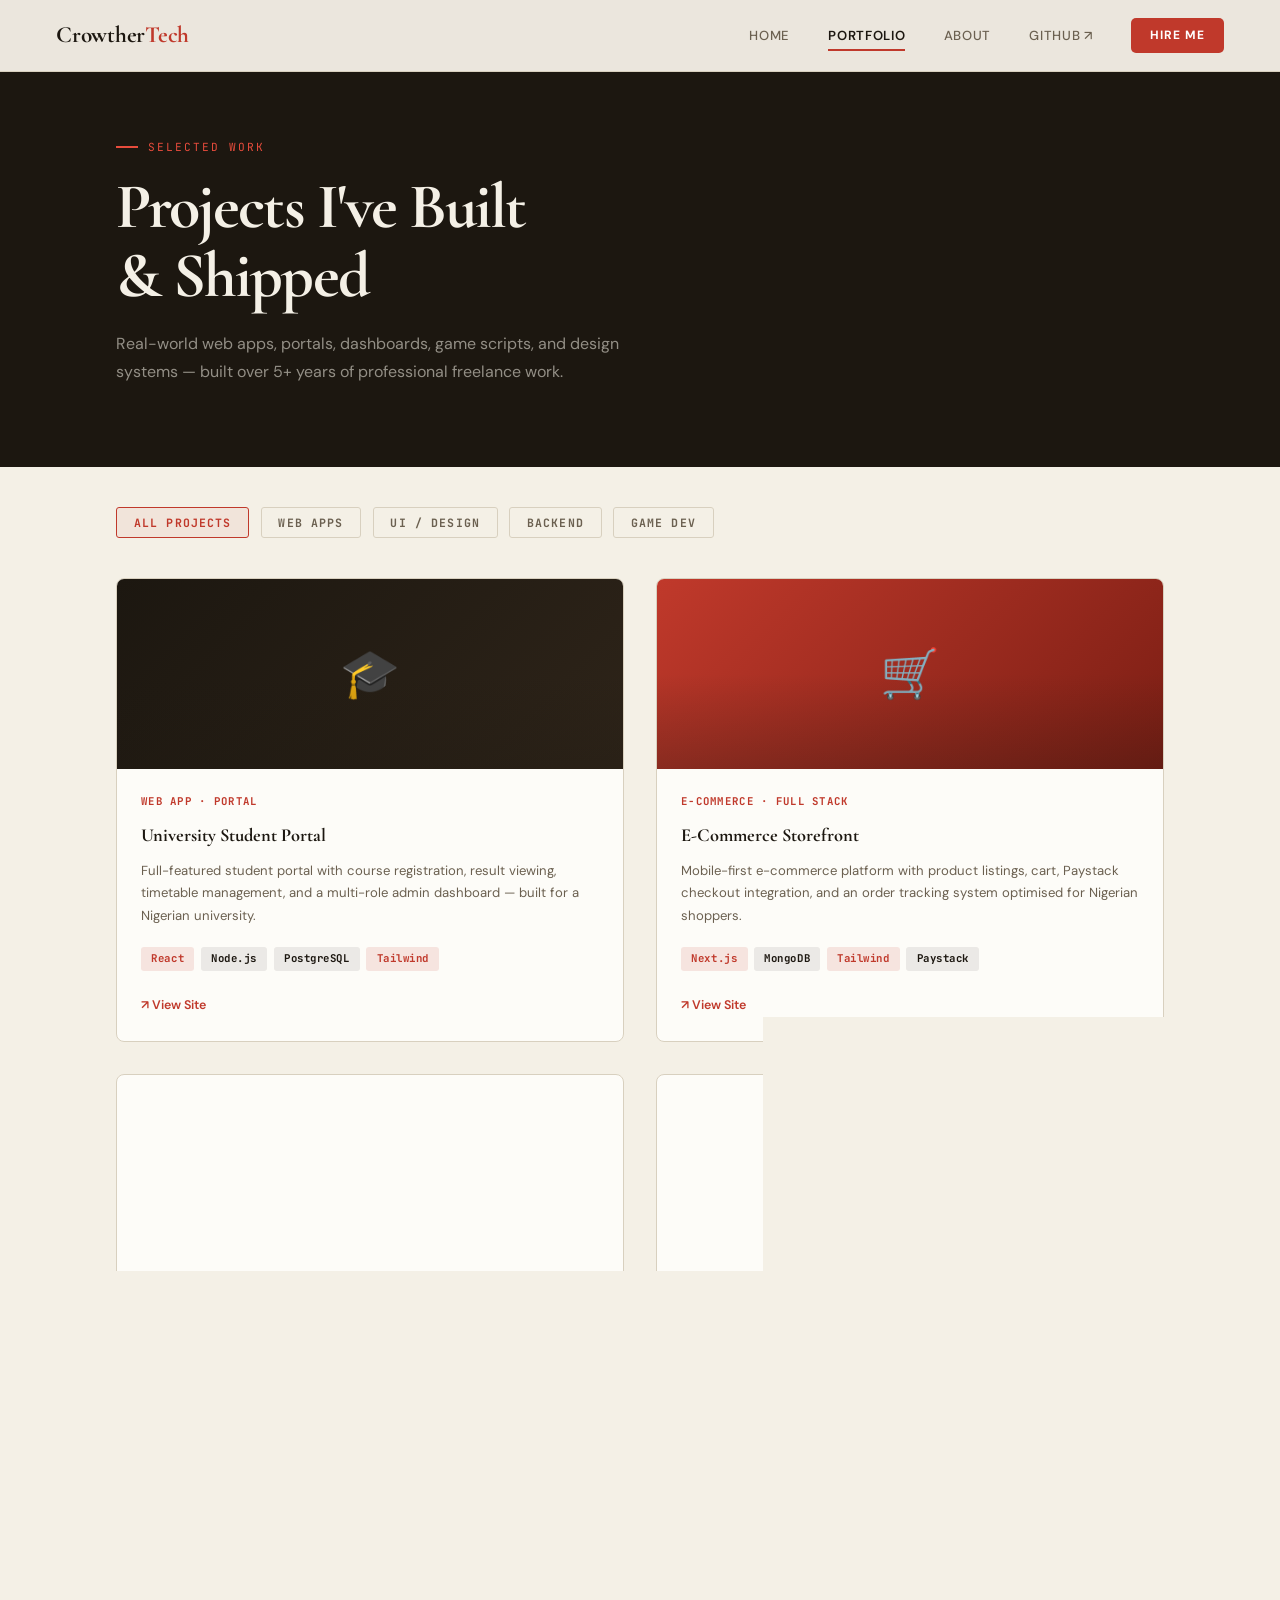
<file: portfolio.html>
<!DOCTYPE html>
<html lang="en">
<head>
  <meta charset="UTF-8" />
  <meta name="viewport" content="width=device-width, initial-scale=1.0" />
  <link rel="icon" type="image/png" href="favi.png" />

  <!-- ═══ PRIMARY SEO ═══ -->
  <title>Portfolio | CrowtherTech — Web, UI &amp; Game Dev Projects by Hammed Daniel Ajayi</title>
  <meta name="description" content="Explore the portfolio of Hammed Daniel Ajayi (CrowtherTech) — React web apps, university portals, admin dashboards, e-commerce stores, FastAPI backends, Godot GDScript games, and Roblox Luau projects. Available for hire worldwide." />
  <meta name="keywords" content="web developer portfolio Nigeria, React developer portfolio, Next.js project examples, FastAPI project portfolio, Godot GDScript portfolio, Roblox Luau project, university portal developer, admin dashboard React, e-commerce web developer Nigeria, full stack developer work samples, CrowtherTech portfolio, hire web developer Africa, web app developer Lagos" />
  <meta name="author" content="Hammed Daniel Ajayi — CrowtherTech" />
  <meta name="robots" content="index, follow, max-image-preview:large, max-snippet:-1" />
  <link rel="canonical" href="https://crowthertech.name.ng/portfolio.html" />
  <script defer src="https://cloud.umami.is/script.js" data-website-id="af2ef15a-e18d-4f0f-9e61-cb2b22a00234"></script>

  <!-- ═══ GEO TARGETING ═══ -->
  <meta name="geo.region" content="NG-LA" />
  <meta name="geo.placename" content="Lagos, Nigeria" />
  <meta name="language" content="English" />

  <!-- ═══ OPEN GRAPH ═══ -->
  <meta property="og:type" content="website" />
  <meta property="og:title" content="Portfolio | CrowtherTech — Web, UI &amp; Game Dev Projects" />
  <meta property="og:description" content="React portals, dashboards, e-commerce, FastAPI backends, GDScript games, Luau Roblox scripts — real projects by Hammed Daniel Ajayi. Available for hire worldwide." />
  <meta property="og:url" content="https://crowthertech.name.ng/portfolio.html" />
  <meta property="og:site_name" content="CrowtherTech" />
  <meta property="og:locale" content="en_US" />

  <!-- ═══ TWITTER ═══ -->
  <meta name="twitter:card" content="summary_large_image" />
  <meta name="twitter:title" content="CrowtherTech Portfolio — Web, UI &amp; Game Dev Projects" />
  <meta name="twitter:description" content="React, Next.js, FastAPI, GDScript, Luau. Real projects. Hire worldwide." />

  <!-- ═══ SCHEMA — CollectionPage ═══ -->
  <script type="application/ld+json">
  {
    "@context": "https://schema.org",
    "@type": "CollectionPage",
    "name": "Portfolio — CrowtherTech",
    "description": "Portfolio of web development, UI design, and game scripting projects by Hammed Daniel Ajayi",
    "url": "https://crowthertech.name.ng/portfolio.html",
    "author": {
      "@type": "Person",
      "name": "Hammed Daniel Ajayi",
      "url": "https://crowthertech.name.ng"
    }
  }
  </script>

  <!-- ═══ FONTS ═══ -->
  <link rel="preconnect" href="https://fonts.googleapis.com" />
  <link rel="preconnect" href="https://fonts.gstatic.com" crossorigin />
  <link href="https://fonts.googleapis.com/css2?family=Cormorant+Garamond:wght@600;700&family=DM+Sans:wght@300;400;500;600&family=JetBrains+Mono:wght@400;600&display=swap" rel="stylesheet" />
  <link rel="stylesheet" href="style.css" />

  <style>
    /* ── PORTFOLIO PAGE STYLES ───────────────── */

    .port-hero {
      background: var(--ink);
      padding: 130px clamp(1.5rem,5vw,3.5rem) 80px;
    }
    .port-hero .eyebrow { color: var(--red3); }
    .port-hero .eyebrow::before { background: var(--red3); }
    .port-hero h1 {
      font-family: var(--serif);
      font-size: clamp(2.5rem,5vw,4.2rem);
      font-weight: 700;
      color: var(--egg);
      letter-spacing: -.03em;
      line-height: 1.08;
      margin-bottom: 1.2rem;
    }
    .port-hero p { color: rgba(244,240,230,.55); font-size: 1rem; max-width: 520px; line-height: 1.8; }

    /* FILTER BAR */
    .filter-bar {
      display: flex; gap: .7rem; flex-wrap: wrap;
      padding: 2.5rem 0 .5rem;
    }
    .fb {
      font-family: var(--mono);
      font-size: .72rem; font-weight: 700;
      letter-spacing: .1em; text-transform: uppercase;
      padding: .42rem 1.05rem;
      border: 1.5px solid var(--border);
      border-radius: 3px;
      color: var(--muted);
      transition: all .2s;
      cursor: pointer;
    }
    .fb:hover, .fb.on {
      border-color: var(--red); color: var(--red);
      background: rgba(192,57,43,.06);
    }

    /* GRID */
    .proj-grid {
      display: grid;
      grid-template-columns: repeat(auto-fill, minmax(330px,1fr));
      gap: 2rem;
      padding: 2rem 0 100px;
    }
    .proj-card {
      background: var(--white);
      border: 1px solid var(--border);
      border-radius: 8px; overflow: hidden;
      transition: box-shadow .25s, transform .25s;
    }
    .proj-card:hover { box-shadow: var(--sh-lg); transform: translateY(-5px); }
    .proj-thumb {
      height: 190px;
      display: flex; align-items: center; justify-content: center;
      font-size: 3rem; position: relative;
    }
    .proj-thumb::after {
      content: ''; position: absolute; inset: 0;
      background: linear-gradient(to bottom, transparent 50%, rgba(28,23,16,.25));
    }
    .t1 { background: linear-gradient(135deg,#1c1710,#2e2419); }
    .t2 { background: linear-gradient(135deg,#c0392b,#7b1e14); }
    .t3 { background: linear-gradient(135deg,#1a3a5c,#0d1f32); }
    .t4 { background: linear-gradient(135deg,#2c3e50,#1a2530); }
    .t5 { background: linear-gradient(135deg,#4a1a7a,#2a0d4a); }
    .t6 { background: linear-gradient(135deg,#0d4f1c,#07290e); }
    .proj-body { padding: 1.5rem; }
    .proj-type {
      font-family: var(--mono); font-size: .67rem;
      font-weight: 700; color: var(--red);
      text-transform: uppercase; letter-spacing: .12em;
      margin-bottom: .6rem;
    }
    .proj-body h3 { font-family: var(--serif); font-size: 1.15rem; margin-bottom: .6rem; }
    .proj-body p  { font-size: .82rem; color: var(--muted); line-height: 1.72; margin-bottom: 1.2rem; }
    .proj-techs   { display: flex; flex-wrap: wrap; gap: .4rem; margin-bottom: 1.2rem; }
    .proj-lnk {
      display: inline-flex; align-items: center; gap: .35rem;
      font-size: .78rem; font-weight: 600; color: var(--red);
      transition: color .2s;
    }
    .proj-lnk:hover { color: var(--red2); }

    /* HIDDEN */
    .proj-card.hidden { display: none; }
  </style>
</head>
<body>

<!-- NAV -->
<nav class="navbar" role="navigation" aria-label="Main navigation">
  <a href="index.html" class="nav-brand">Crowther<span>Tech</span></a>
  <div class="nav-links">
    <a href="index.html">Home</a>
    <a href="portfolio.html" class="active" aria-current="page">Portfolio</a>
    <a href="about.html">About</a>
    <a href="https://github.com/crowtherg" target="_blank" rel="noopener">GitHub ↗</a>
    <a href="contact.html" class="nav-hire">Hire Me</a>
  </div>
  <button class="hamburger" onclick="toggleNav()" aria-label="Toggle menu">
    <span></span><span></span><span></span>
  </button>
</nav>
<div class="mob-menu" id="mobNav">
  <a href="index.html">Home</a>
  <a href="portfolio.html">Portfolio</a>
  <a href="about.html">About</a>
  <a href="https://github.com/crowtherg" target="_blank" rel="noopener">GitHub ↗</a>
  <a href="contact.html">Contact / Hire Me</a>
</div>

<main>
<!-- HERO -->
<header class="port-hero" role="banner">
  <div class="wrapper">
    <div class="eyebrow">Selected Work</div>
    <h1>Projects I've Built<br/>&amp; Shipped</h1>
    <p>Real-world web apps, portals, dashboards, game scripts, and design systems — built over 5+ years of professional freelance work.</p>
  </div>
</header>

<!-- PROJECTS -->
<section aria-label="Project listings">
  <div class="wrapper">
    <div class="filter-bar" role="group" aria-label="Filter projects by category">
      <button class="fb on"     onclick="filter('all',this)">All Projects</button>
      <button class="fb"        onclick="filter('web',this)">Web Apps</button>
      <button class="fb"        onclick="filter('design',this)">UI / Design</button>
      <button class="fb"        onclick="filter('backend',this)">Backend</button>
      <button class="fb"        onclick="filter('game',this)">Game Dev</button>
    </div>

    <div class="proj-grid" id="grid">

      <article class="proj-card" data-cat="web">
        <div class="proj-thumb t1" aria-hidden="true">🎓</div>
        <div class="proj-body">
          <div class="proj-type">Web App · Portal</div>
          <h3>University Student Portal</h3>
          <p>Full-featured student portal with course registration, result viewing, timetable management, and a multi-role admin dashboard — built for a Nigerian university.</p>
          <div class="proj-techs">
            <span class="tag tag-r">React</span>
            <span class="tag tag-d">Node.js</span>
            <span class="tag tag-d">PostgreSQL</span>
            <span class="tag tag-r">Tailwind</span>
          </div>
          <a href="https://kibu.com.ng/" target="_blank" rel="noopener" class="proj-lnk">↗ View Site</a>
        </div>
      </article>

      <article class="proj-card" data-cat="web">
        <div class="proj-thumb t2" aria-hidden="true">🛒</div>
        <div class="proj-body">
          <div class="proj-type">E-Commerce · Full Stack</div>
          <h3>E-Commerce Storefront</h3>
          <p>Mobile-first e-commerce platform with product listings, cart, Paystack checkout integration, and an order tracking system optimised for Nigerian shoppers.</p>
          <div class="proj-techs">
            <span class="tag tag-r">Next.js</span>
            <span class="tag tag-d">MongoDB</span>
            <span class="tag tag-r">Tailwind</span>
            <span class="tag tag-d">Paystack</span>
          </div>
          <a href="https://katalogz.web.app" target="_blank" rel="noopener" class="proj-lnk">↗ View Site</a>
        </div>
      </article>

      <article class="proj-card" data-cat="design">
        <div class="proj-thumb t4" aria-hidden="true">📊</div>
        <div class="proj-body">
          <div class="proj-type">UI/UX · Dashboard</div>
          <h3>Analytics Admin Dashboard</h3>
          <p>Data-rich admin dashboard with real-time charts, KPI cards, user management, and dark/light mode. Designed in Figma, coded pixel-perfect in React.</p>
          <div class="proj-techs">
            <span class="tag tag-r">React</span>
            <span class="tag tag-r">Figma</span>
            <span class="tag tag-d">Recharts</span>
            <span class="tag tag-d">Tailwind</span>
          </div>
          <a href="https://github.com/crowtherg" target="_blank" rel="noopener" class="proj-lnk">↗ View on GitHub</a>
        </div>
      </article>

      <article class="proj-card" data-cat="backend">
        <div class="proj-thumb t3" aria-hidden="true">⚡</div>
        <div class="proj-body">
          <div class="proj-type">Backend · REST API</div>
          <h3>FastAPI Backend System</h3>
          <p>High-performance REST API with JWT authentication, RBAC, file upload, rate limiting, and PostgreSQL integration — fully documented with Swagger UI.</p>
          <div class="proj-techs">
            <span class="tag tag-r">Python</span>
            <span class="tag tag-d">FastAPI</span>
            <span class="tag tag-d">PostgreSQL</span>
            <span class="tag tag-r">JWT Auth</span>
          </div>
          <a href="https://github.com/crowtherg" target="_blank" rel="noopener" class="proj-lnk">↗ View on GitHub</a>
        </div>
      </article>

      
      <article class="proj-card" data-cat="game">
        <div class="proj-thumb t5" aria-hidden="true">🎮</div>
        <div class="proj-body">
          <div class="proj-type">Game Dev · GDScript · Godot</div>
          <h3>Godot 2D Game Project</h3>
          <p>A 2D action game built in Godot Engine using GDScript. Features custom player controller, enemy AI with state machines, tile-based levels, and a full save/load system.</p>
          <div class="proj-techs">
            <span class="tag tag-r">GDScript</span>
            <span class="tag tag-d">Godot 4</span>
            <span class="tag tag-r">2D Physics</span>
            <span class="tag tag-d">AI States</span>
          </div>
          <a href="https://github.com/crowtherg" target="_blank" rel="noopener" class="proj-lnk">↗ View on GitHub</a>
        </div>
      </article>

      <article class="proj-card" data-cat="game">
        <div class="proj-thumb t6" aria-hidden="true">🟥</div>
        <div class="proj-body">
          <div class="proj-type">Game Dev · Luau · Roblox</div>
          <h3>Roblox Game System</h3>
          <p>Custom Roblox experience built in Luau with a DataStore-backed player stats system, in-game economy, interactive NPC dialogue, and a daily rewards loop.</p>
          <div class="proj-techs">
            <span class="tag tag-r">Luau</span>
            <span class="tag tag-d">Roblox Studio</span>
            <span class="tag tag-r">DataStore</span>
            <span class="tag tag-d">RemoteEvents</span>
          </div>
          <a href="https://github.com/crowtherg" target="_blank" rel="noopener" class="proj-lnk">↗ View on GitHub</a>
        </div>
      </article>

      <article class="proj-card" data-cat="web">
        <div class="proj-thumb t2" aria-hidden="true">⚡</div>
        <div class="proj-body">
          <div class="proj-type">Full Stack · SaaS</div>
          <h3>Custom SaaS Dashboard</h3>
          <p>End-to-end SaaS dashboard with user authentication, subscription billing integration, and a React frontend consuming a Node.js/Express API backend.</p>
          <div class="proj-techs">
            <span class="tag tag-r">React</span>
            <span class="tag tag-d">Node.js</span>
            <span class="tag tag-d">Stripe API</span>
            <span class="tag tag-r">Tailwind</span>
          </div>
          <a href="https://github.com/crowtherg" target="_blank" rel="noopener" class="proj-lnk">↗ View on GitHub</a>
        </div>
      </article>

      <article class="proj-card" data-cat="design">
        <div class="proj-thumb t4" aria-hidden="true">🎨</div>
        <div class="proj-body">
          <div class="proj-type">Software Engineer</div>
          <h3>Software for Proofreading with ai</h3>
          <p>A custom proofreading tool leveraging AI to provide real-time suggestions and corrections for written content.</p>
          <div class="proj-techs">
            <span class="tag tag-r">Python</span>
            <span class="tag tag-d">Transformers</span>
            <span class="tag tag-d">Flask</span>
            <span class="tag tag-r">React</span>
          </div>
          <a href="https://github.com/crowtherg" target="_blank" rel="noopener" class="proj-lnk">↗ View on GitHub</a>
        </div>
      </article>

    </div><!-- /proj-grid -->
  </div>
</section>
</main>

<!-- FOOTER -->
<footer class="footer" role="contentinfo">
  <div class="footer-logo">Crowther<span>Tech</span></div>
  <p style="font-size:.8rem;margin-bottom:.5rem;">Full-Stack Developer &amp; Software Engineer — Lagos, Nigeria</p>
  <div class="footer-divider"></div>
  <nav class="footer-nav" aria-label="Footer navigation">
    <a href="index.html">Home</a>
    <a href="portfolio.html">Portfolio</a>
    <a href="about.html">About</a>
    <a href="contact.html">Contact</a>
    <a href="https://github.com/crowthertech" target="_blank" rel="noopener">GitHub</a>
  </nav>
  <p class="footer-copy">
    © 2025 Hammed Daniel Ajayi · CrowtherTech ·
    <a href="mailto:techcrowther@gmail.com">techcrowther@gmail.com</a>
  </p>
</footer>

<script>
  function toggleNav() {
    document.getElementById('mobNav').classList.toggle('open');
  }
  function filter(cat, btn) {
    document.querySelectorAll('.fb').forEach(b => b.classList.remove('on'));
    btn.classList.add('on');
    document.querySelectorAll('.proj-card').forEach(c => {
      c.classList.toggle('hidden', cat !== 'all' && c.dataset.cat !== cat);
      if (!c.classList.contains('hidden')) c.style.animation = 'pageIn .35s ease both';
    });
  }
  document.addEventListener('click', e => {
    const m = document.getElementById('mobNav');
    if (m.classList.contains('open') && !m.contains(e.target) && !e.target.closest('.hamburger')) m.classList.remove('open');
  });
</script>
</body>
</html>
</file>
<file: style.css>
/* ═══════════════════════════════════════════════════
   CrowtherTech Portfolio — Shared Stylesheet
   Eggshell + Red Professional Theme
═══════════════════════════════════════════════════ */

/* ── TOKENS ─────────────────────────────────────── */
:root {
  --egg:    #F4F0E6;
  --egg2:   #EDE8DA;
  --egg3:   #E3DCCB;
  --white:  #FDFCF8;
  --red:    #C0392B;
  --red2:   #A93226;
  --red3:   #E74C3C;
  --ink:    #1C1710;
  --ink2:   #2E2419;
  --muted:  #6B6050;
  --border: #D8D0BF;
  --serif:  'Cormorant Garamond', Georgia, serif;
  --sans:   'DM Sans', sans-serif;
  --mono:   'JetBrains Mono', monospace;
  --r:      5px;
  --sh:     0 2px 24px rgba(28,23,16,.09);
  --sh-lg:  0 12px 48px rgba(28,23,16,.16);
}

/* ── RESET ──────────────────────────────────────── */
*, *::before, *::after { box-sizing: border-box; margin: 0; padding: 0; }
html { scroll-behavior: smooth; font-size: 16px; }
body {
  font-family: var(--sans);
  background: var(--egg);
  color: var(--ink);
  line-height: 1.65;
  overflow-x: hidden;
  -webkit-font-smoothing: antialiased;
}
a { color: inherit; text-decoration: none; }
img { max-width: 100%; display: block; }
ul, ol { list-style: none; }
button { cursor: pointer; border: none; background: none; font-family: inherit; color: inherit; }

/* ── PAGE ENTRY ─────────────────────────────────── */
body { animation: pageIn .5s ease both; }
@keyframes pageIn {
  from { opacity: 0; transform: translateY(14px); }
  to   { opacity: 1; transform: translateY(0); }
}

/* ── LAYOUT ─────────────────────────────────────── */
.wrapper { max-width: 1160px; margin: 0 auto; padding: 0 clamp(1.5rem, 5vw, 3.5rem); }
.pt-nav  { padding-top: 72px; }

/* ── NAVBAR ─────────────────────────────────────── */
.navbar {
  position: fixed; top: 0; left: 0; right: 0; z-index: 900;
  height: 72px;
  background: rgba(244,240,230,.96);
  backdrop-filter: blur(16px) saturate(1.4);
  border-bottom: 1px solid var(--border);
  display: flex; align-items: center;
  padding: 0 clamp(1.5rem, 5vw, 3.5rem);
  justify-content: space-between;
}
.nav-brand {
  font-family: var(--serif);
  font-size: 1.45rem;
  font-weight: 700;
  letter-spacing: -.01em;
  color: var(--ink);
}
.nav-brand span { color: var(--red); }
.nav-links { display: flex; align-items: center; gap: 2.4rem; }
.nav-links a {
  font-size: .82rem;
  font-weight: 500;
  color: var(--muted);
  letter-spacing: .05em;
  text-transform: uppercase;
  position: relative;
  transition: color .2s;
}
.nav-links a::after {
  content: ''; position: absolute;
  bottom: -5px; left: 0; right: 0; height: 2px;
  background: var(--red);
  transform: scaleX(0); transform-origin: left;
  transition: transform .25s ease;
}
.nav-links a:hover  { color: var(--ink); }
.nav-links a:hover::after,
.nav-links a.active::after { transform: scaleX(1); }
.nav-links a.active { color: var(--ink); font-weight: 600; }
.nav-hire {
  background: var(--red);
  color: #fff !important;
  padding: .48rem 1.2rem;
  border-radius: var(--r);
  font-weight: 700 !important;
  font-size: .75rem !important;
  letter-spacing: .08em !important;
  transition: background .2s, transform .15s, box-shadow .2s !important;
}
.nav-hire:hover { background: var(--red2) !important; transform: translateY(-2px); box-shadow: 0 6px 20px rgba(192,57,43,.3); }
.nav-hire::after { display: none !important; }
.hamburger { display: none; flex-direction: column; gap: 5px; padding: 6px; }
.hamburger span { display: block; width: 22px; height: 2px; background: var(--ink); border-radius: 2px; transition: all .3s; }
.mob-menu {
  display: none; position: fixed; top: 72px; inset: auto 0 auto 0;
  background: var(--egg); border-bottom: 1px solid var(--border);
  padding: 1.8rem 2rem; flex-direction: column; gap: 1.2rem; z-index: 899;
  box-shadow: var(--sh);
}
.mob-menu.open { display: flex; }
.mob-menu a { font-size: .95rem; font-weight: 500; padding: .5rem 0; border-bottom: 1px solid var(--border); color: var(--ink); }

/* ── SECTION LABELS ─────────────────────────────── */
.eyebrow {
  display: inline-flex; align-items: center; gap: .6rem;
  font-family: var(--mono); font-size: .7rem;
  color: var(--red); text-transform: uppercase; letter-spacing: .18em;
  margin-bottom: 1rem;
}
.eyebrow::before { content: ''; display: block; width: 22px; height: 2px; background: var(--red); }

/* ── BUTTONS ────────────────────────────────────── */
.btn {
  display: inline-flex; align-items: center; gap: .5rem;
  font-family: var(--sans); font-size: .88rem; font-weight: 600;
  padding: .78rem 1.8rem; border-radius: var(--r);
  transition: all .22s ease;
  cursor: pointer;
}
.btn-red   { background: var(--red); color: #fff; }
.btn-red:hover   { background: var(--red2); transform: translateY(-2px); box-shadow: 0 8px 28px rgba(192,57,43,.32); }
.btn-ghost { border: 1.5px solid var(--border); color: var(--ink); }
.btn-ghost:hover { border-color: var(--red); color: var(--red); background: rgba(192,57,43,.04); }

/* ── TAGS ───────────────────────────────────────── */
.tag {
  font-family: var(--mono); font-size: .67rem;
  font-weight: 700; letter-spacing: .05em;
  padding: .22rem .65rem; border-radius: 3px;
}
.tag-r { background: rgba(192,57,43,.12); color: var(--red); }
.tag-d { background: rgba(28,23,16,.08); color: var(--ink); }

/* ── FOOTER ─────────────────────────────────────── */
.footer {
  background: var(--ink2);
  color: rgba(244,240,230,.5);
  padding: 3.5rem clamp(1.5rem, 5vw, 3.5rem) 2.5rem;
  text-align: center;
}
.footer-logo { font-family: var(--serif); font-size: 1.3rem; color: var(--egg); font-weight: 700; margin-bottom: .5rem; }
.footer-logo span { color: var(--red3); }
.footer-nav { display: flex; justify-content: center; gap: 2rem; flex-wrap: wrap; margin: 1rem 0; }
.footer-nav a { font-size: .8rem; text-transform: uppercase; letter-spacing: .06em; transition: color .2s; }
.footer-nav a:hover { color: var(--red3); }
.footer-copy { font-size: .78rem; margin-top: 1rem; }
.footer-copy a { transition: color .2s; }
.footer-copy a:hover { color: var(--red3); }
.footer-divider { height: 1px; background: rgba(255,255,255,.08); margin: 1.5rem 0; }

/* ── RESPONSIVE ─────────────────────────────────── */
@media (max-width: 720px) {
  .nav-links { display: none; }
  .hamburger { display: flex; }
}
</file>
